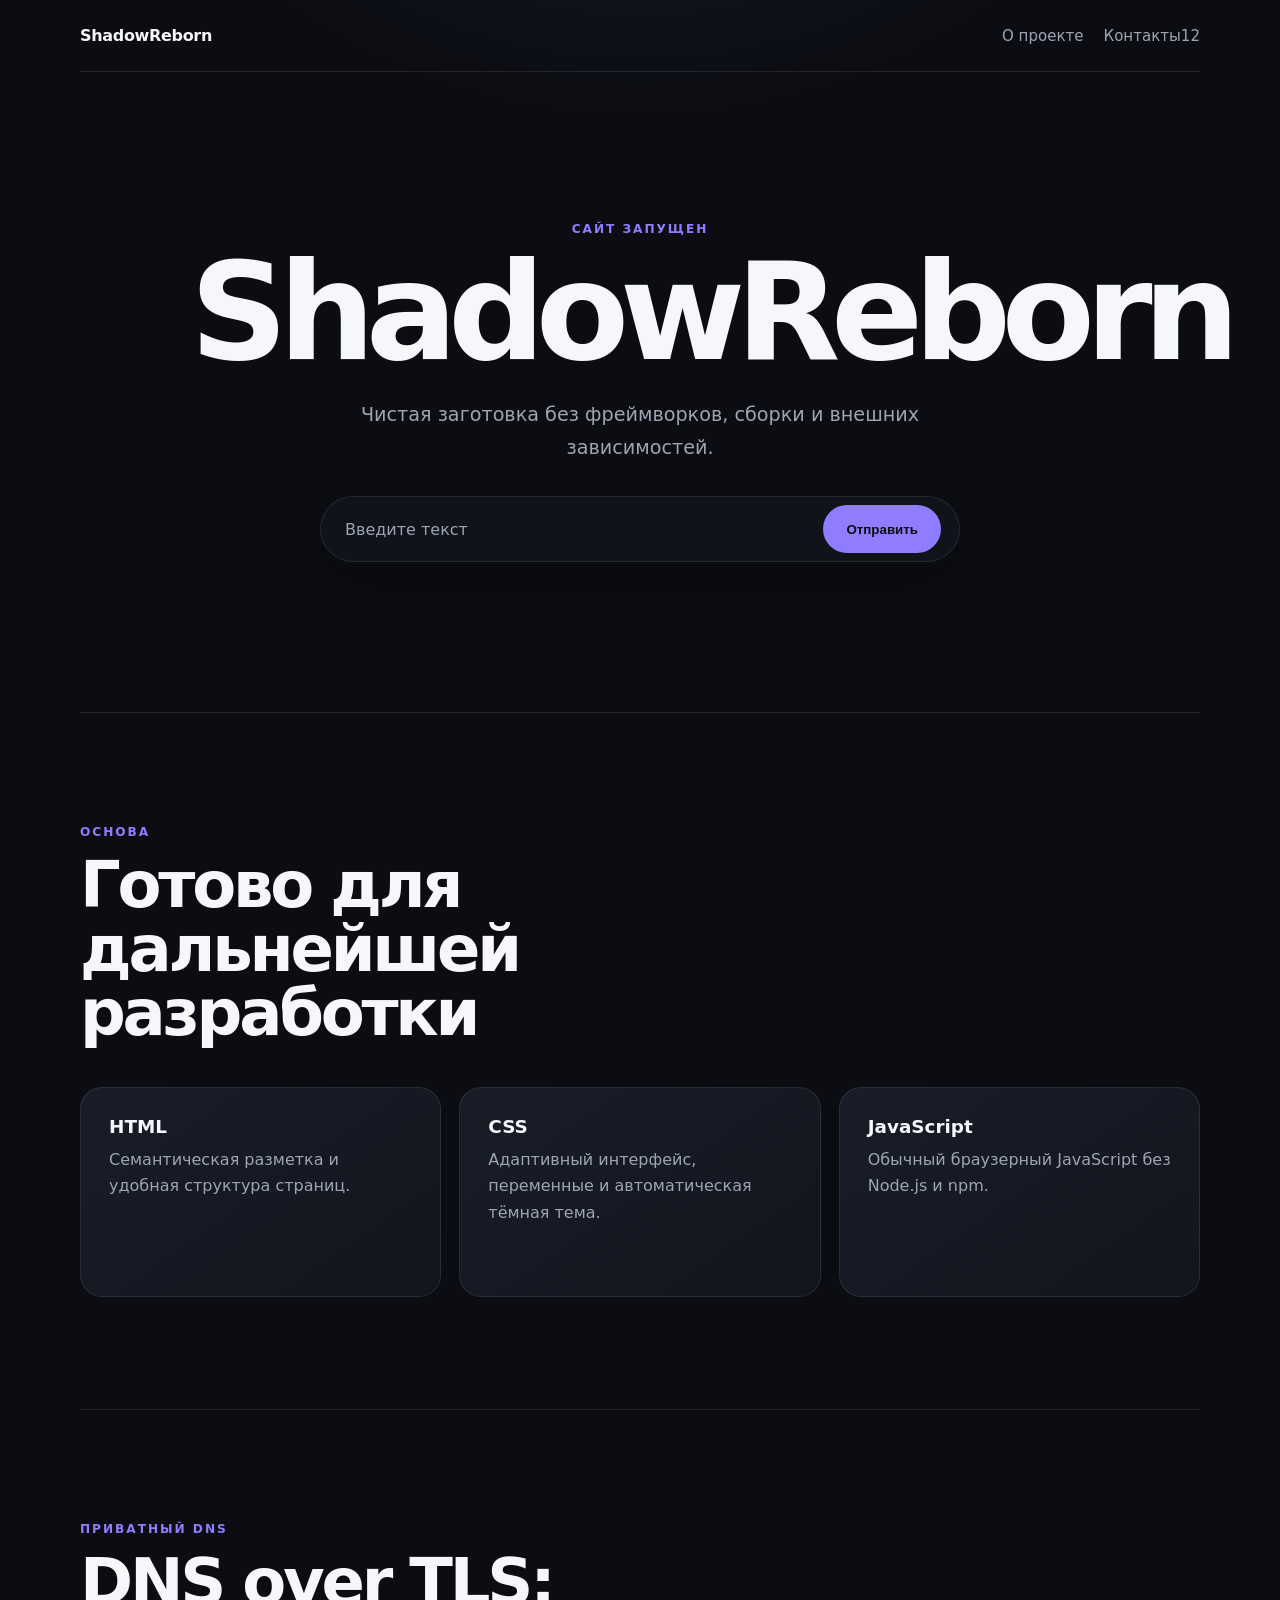
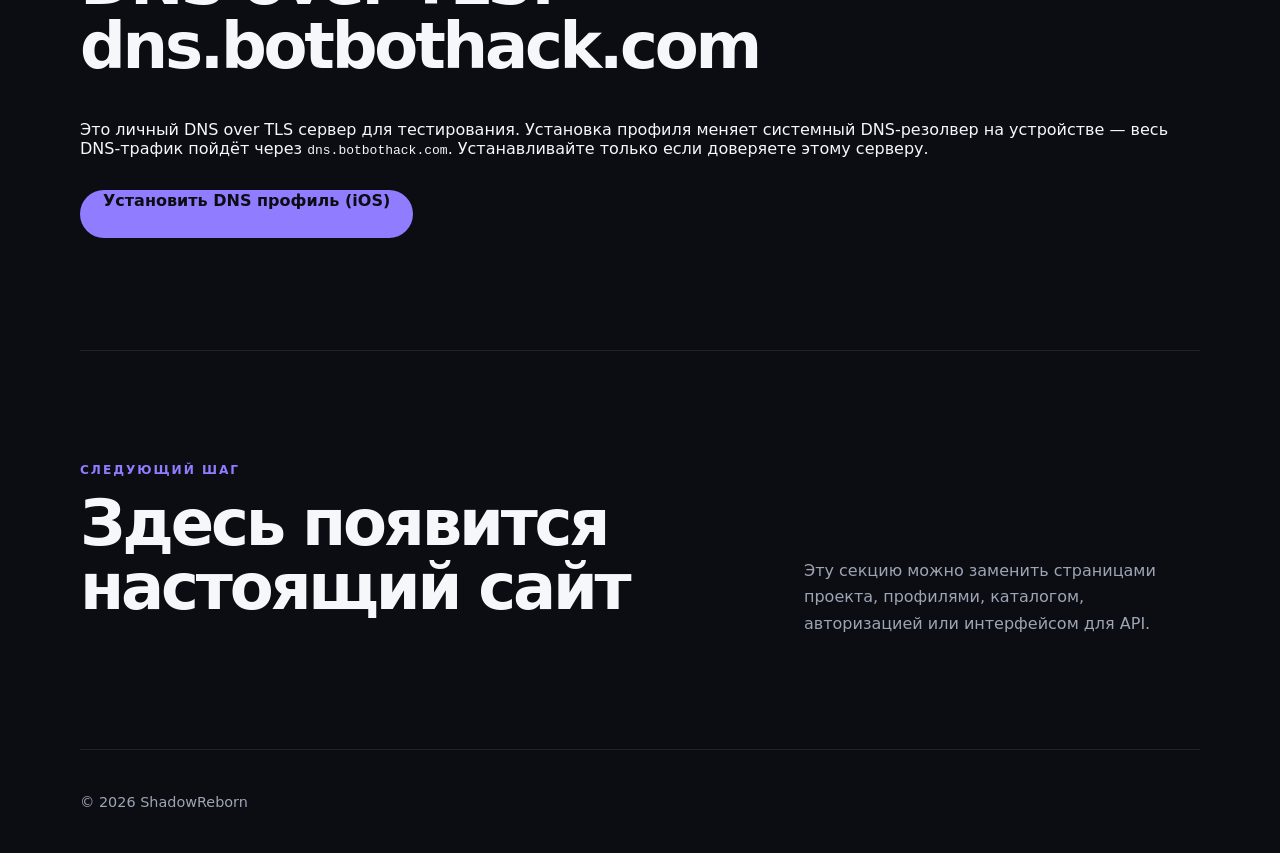
<file: docs/index.html>
<!doctype html>
<html lang="ru">
<head>
  <meta charset="UTF-8">
  <meta name="viewport" content="width=device-width, initial-scale=1.0">
  <meta name="description" content="ShadowReborn — заготовка современного сайта.">
  <meta name="theme-color" content="#0b0d12">
  <title>ShadowReborn</title>

  <link rel="stylesheet" href="./styles.css">

  <script src="./script.js" defer></script>
  <script
    src="https://challenges.cloudflare.com/turnstile/v0/api.js"
    async
    defer
  ></script>
</head>
<body>
  <header class="site-header">
    <a class="brand" href="./" aria-label="ShadowReborn — главная">
      ShadowReborn
    </a>

    <nav class="site-nav" aria-label="Основная навигация">
      <a href="#about">О проекте</a>
      <a href="#contact">Контакты12</a>
    </nav>
  </header>

  <main>
    <section class="hero" aria-labelledby="hero-title">
      <div class="hero-content">
        <p class="eyebrow">Сайт запущен</p>
        <h1 id="hero-title">ShadowReborn</h1>

        <p class="hero-text">
          Чистая заготовка без фреймворков, сборки и внешних зависимостей.
        </p>

        <form class="hero-form" id="text-form" novalidate>
          <label class="sr-only" for="request">Введите текст</label>

          <input
            id="request"
            name="request"
            type="text"
            maxlength="5000"
            placeholder="Введите текст"
            autocomplete="off"
            required
          >

          <div
            class="cf-turnstile"
            data-sitekey="0x4AAAAAAD0AGJFdLECPBfUG"
            data-action="submit_text"
            data-callback="onTurnstileSuccess"
            data-expired-callback="onTurnstileExpired"
            data-error-callback="onTurnstileError"
          ></div>

          <button class="button" id="send-button" type="submit" disabled>
            Отправить
          </button>

          <p id="send-status" role="status" aria-live="polite"></p>
        </form>
      </div>
    </section>

    <section class="section" id="about">
      <div class="section-heading">
        <p class="eyebrow">Основа</p>
        <h2>Готово для дальнейшей разработки</h2>
      </div>

      <div class="cards">
        <article class="card">
          <h3>HTML</h3>
          <p>Семантическая разметка и удобная структура страниц.</p>
        </article>

        <article class="card">
          <h3>CSS</h3>
          <p>Адаптивный интерфейс, переменные и автоматическая тёмная тема.</p>
        </article>

        <article class="card">
          <h3>JavaScript</h3>
          <p>Обычный браузерный JavaScript без Node.js и npm.</p>
        </article>
      </div>
    </section>

    <section class="section" id="dns">
      <div class="section-heading">
        <p class="eyebrow">Приватный DNS</p>
        <h2>DNS over TLS: dns.botbothack.com</h2>
      </div>

      <p>
        Это личный DNS over TLS сервер для тестирования. Установка профиля
        меняет системный DNS-резолвер на устройстве — весь DNS-трафик пойдёт
        через <code>dns.botbothack.com</code>. Устанавливайте только если
        доверяете этому серверу.
      </p>

      <a
        class="button"
        href="/dot-profile.mobileconfig"
        style="display:inline-block;margin-top:16px;text-decoration:none;text-align:center;"
      >
        Установить DNS профиль (iOS)
      </a>
    </section>

    <section class="section contact" id="contact">
      <div>
        <p class="eyebrow">Следующий шаг</p>
        <h2>Здесь появится настоящий сайт</h2>
      </div>

      <p>
        Эту секцию можно заменить страницами проекта, профилями, каталогом,
        авторизацией или интерфейсом для API.
      </p>
    </section>
  </main>

  <footer class="site-footer">
    <span>© <span id="year"></span> ShadowReborn</span>
  </footer>
</body>
</html>
</file>
<file: docs/styles.css>
:root {
  color-scheme: dark;
  font-family:
    Inter, ui-sans-serif, system-ui, -apple-system, BlinkMacSystemFont,
    "Segoe UI", sans-serif;
  font-synthesis: none;
  text-rendering: optimizeLegibility;

  --bg: #0b0d12;
  --surface: #12151d;
  --surface-strong: #191d28;
  --text: #f6f7fb;
  --muted: #9da5b4;
  --border: rgba(255, 255, 255, 0.09);
  --accent: #8f7cff;
  --accent-hover: #a394ff;
  --content-width: 1120px;
  --radius: 22px;
}

* {
  box-sizing: border-box;
}

html {
  scroll-behavior: smooth;
}

body {
  min-width: 320px;
  margin: 0;
  background:
    radial-gradient(circle at 50% -20%, rgba(143, 124, 255, 0.18), transparent 38rem),
    var(--bg);
  color: var(--text);
}

a {
  color: inherit;
}

.site-header,
.site-footer,
.section,
.hero-content {
  width: min(calc(100% - 40px), var(--content-width));
  margin-inline: auto;
}

.site-header {
  min-height: 72px;
  display: flex;
  align-items: center;
  justify-content: space-between;
  gap: 24px;
  border-bottom: 1px solid var(--border);
}

.brand {
  font-size: 1rem;
  font-weight: 800;
  letter-spacing: -0.02em;
  text-decoration: none;
}

.site-nav {
  display: flex;
  gap: 20px;
}

.site-nav a {
  color: var(--muted);
  font-size: 0.94rem;
  text-decoration: none;
  transition: color 160ms ease;
}

.site-nav a:hover,
.site-nav a:focus-visible {
  color: var(--text);
}

.hero {
  min-height: 640px;
  display: grid;
  place-items: center;
  padding: 80px 0;
}

.hero-content {
  text-align: center;
}

.eyebrow {
  margin: 0 0 14px;
  color: var(--accent);
  font-size: 0.76rem;
  font-weight: 800;
  letter-spacing: 0.16em;
  text-transform: uppercase;
}

h1,
h2,
h3,
p {
  margin-top: 0;
}

h1 {
  max-width: 900px;
  margin-inline: auto;
  margin-bottom: 24px;
  font-size: clamp(3.7rem, 12vw, 8.5rem);
  line-height: 0.92;
  letter-spacing: -0.07em;
}

h2 {
  margin-bottom: 18px;
  font-size: clamp(2rem, 5vw, 4rem);
  line-height: 1;
  letter-spacing: -0.05em;
}

h3 {
  margin-bottom: 10px;
  font-size: 1.15rem;
}

.hero-text {
  max-width: 620px;
  margin-inline: auto;
  margin-bottom: 32px;
  color: var(--muted);
  font-size: clamp(1rem, 2vw, 1.2rem);
  line-height: 1.7;
}

.hero-form {
  width: min(100%, 640px);
  margin-inline: auto;
  padding: 8px;
  display: flex;
  gap: 10px;
  border: 1px solid var(--border);
  border-radius: 999px;
  background: rgba(18, 21, 29, 0.82);
  box-shadow: 0 18px 60px rgba(0, 0, 0, 0.24);
  backdrop-filter: blur(16px);
  transition:
    border-color 160ms ease,
    box-shadow 160ms ease;
}

.hero-form:focus-within {
  border-color: rgba(143, 124, 255, 0.62);
  box-shadow:
    0 18px 60px rgba(0, 0, 0, 0.24),
    0 0 0 4px rgba(143, 124, 255, 0.12);
}

.hero-form input {
  min-width: 0;
  flex: 1;
  padding: 0 16px;
  border: 0;
  outline: 0;
  background: transparent;
  color: var(--text);
  font: inherit;
}

.hero-form input::placeholder {
  color: var(--muted);
}

.sr-only {
  position: absolute;
  width: 1px;
  height: 1px;
  padding: 0;
  margin: -1px;
  overflow: hidden;
  clip: rect(0, 0, 0, 0);
  white-space: nowrap;
  border: 0;
}

.button {
  display: inline-flex;
  align-items: center;
  min-height: 48px;
  padding: 0 22px;
  border: 1px solid transparent;
  border-radius: 999px;
  background: var(--accent);
  color: #0b0d12;
  font-weight: 800;
  text-decoration: none;
  cursor: pointer;
  justify-content: center;
  white-space: nowrap;
  transition:
    background 160ms ease,
    transform 160ms ease;
}

.button:hover,
.button:focus-visible {
  background: var(--accent-hover);
  transform: translateY(-2px);
}

.section {
  padding: 112px 0;
  border-top: 1px solid var(--border);
}

.section-heading {
  max-width: 760px;
  margin-bottom: 42px;
}

.cards {
  display: grid;
  grid-template-columns: repeat(3, minmax(0, 1fr));
  gap: 18px;
}

.card {
  min-height: 210px;
  padding: 28px;
  border: 1px solid var(--border);
  border-radius: var(--radius);
  background: linear-gradient(145deg, var(--surface-strong), var(--surface));
}

.card p,
.contact > p {
  margin-bottom: 0;
  color: var(--muted);
  line-height: 1.65;
}

.contact {
  display: grid;
  grid-template-columns: 1.25fr 0.75fr;
  align-items: end;
  gap: 64px;
}

.site-footer {
  min-height: 104px;
  display: flex;
  align-items: center;
  border-top: 1px solid var(--border);
  color: var(--muted);
  font-size: 0.9rem;
}

:focus-visible {
  outline: 3px solid rgba(143, 124, 255, 0.55);
  outline-offset: 4px;
}

@media (max-width: 760px) {
  .site-header {
    min-height: 64px;
  }

  .site-nav {
    gap: 14px;
  }

  .hero {
    min-height: 560px;
  }

  .section {
    padding: 80px 0;
  }

  .cards,
  .contact {
    grid-template-columns: 1fr;
  }

  .contact {
    gap: 24px;
  }
}

@media (max-width: 480px) {
  .site-header,
  .site-footer,
  .section,
  .hero-content {
    width: min(calc(100% - 28px), var(--content-width));
  }

  .hero-form {
    padding: 10px;
    flex-direction: column;
    border-radius: var(--radius);
  }

  .hero-form input {
    min-height: 48px;
  }

  .hero-form .button {
    width: 100%;
  }

  .site-nav a:first-child {
    display: none;
  }
}

@media (prefers-reduced-motion: reduce) {
  html {
    scroll-behavior: auto;
  }

  *,
  *::before,
  *::after {
    transition-duration: 0.01ms !important;
  }
}
</file>
